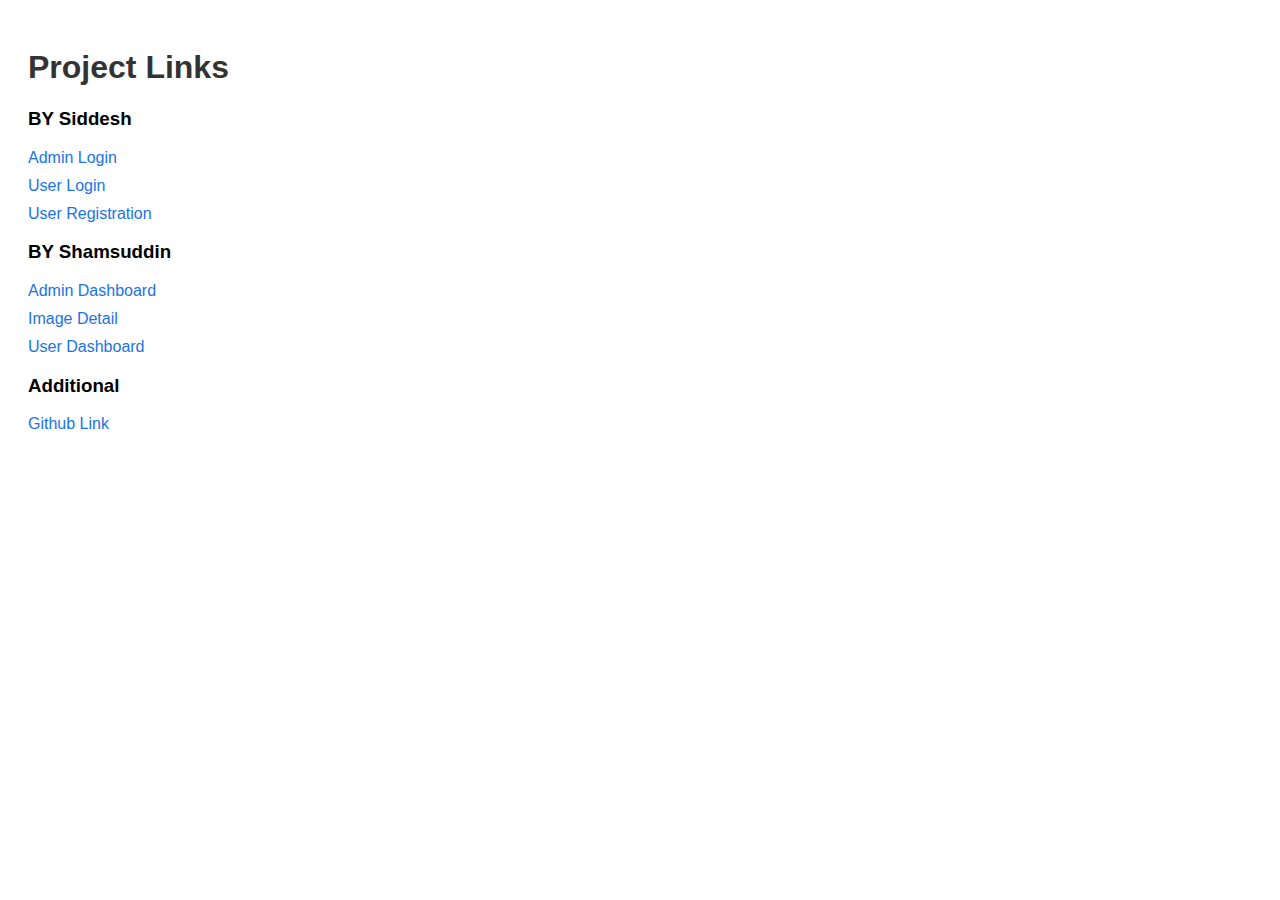
<file: index.html>
<!DOCTYPE html>
<html lang="en">
<head>
    <meta charset="UTF-8">
    <title>Project Index</title>
    <style>
        body {
            font-family: Arial, sans-serif;
            padding: 20px;
        }
        h1 {
            color: #333;
        }
        ul {
            list-style-type: none;
            padding-left: 0;
        }
        li {
            margin-bottom: 10px;
        }
        a {
            text-decoration: none;
            color: #1a73e8;
        }
        a:hover {
            text-decoration: underline;
        }
    </style>
</head>
<body>
    <h1>Project Links</h1>
    <ul>
        <h3>BY Siddesh</h3>
        <li><a href="admin_log.html">Admin Login</a></li>
        <li><a href="user_log.html">User Login</a></li>
        <li><a href="user_reg.html">User Registration</a></li>
        <h3>BY Shamsuddin </h3>
        <li><a href="adminDashboard.html">Admin Dashboard</a></li>
        <li><a href="img_detail.html">Image Detail</a></li>
        <li><a href="UserDash.html">User Dashboard</a></li>
        <h3>Additional </h3>
        <li><a href="https://github.com/Shamsuddin-Hamdule/Python_internship_project_2025">Github Link</a></li>
    </ul>
</body>
</html>
</file>
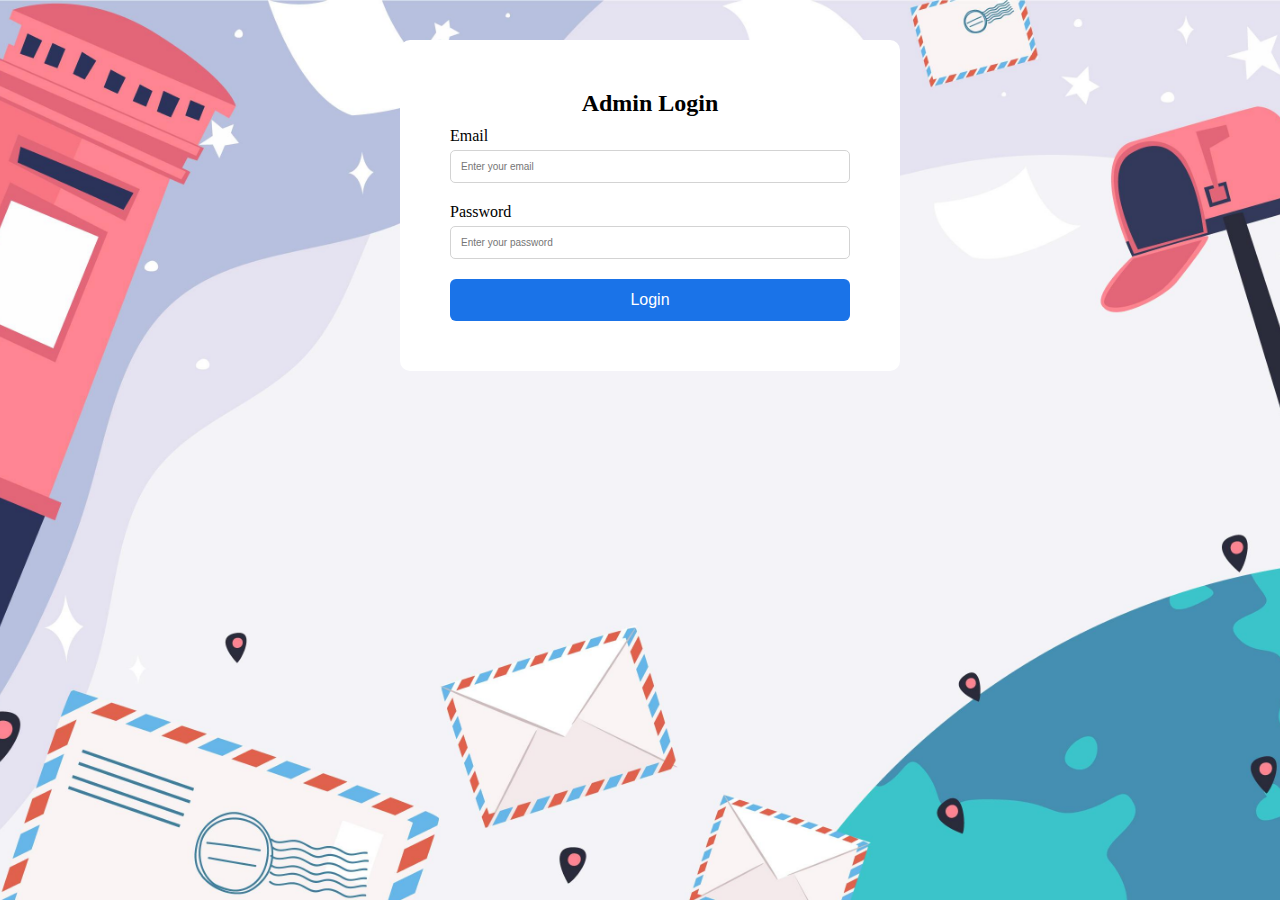
<file: admin_log.html>
<!DOCTYPE html>
<html lang="en">
<head>
    <meta charset="UTF-8">
    <meta name="viewport" content="width=device-width, initial-scale=1.0">
    <title>Admin Login | Online News Clippings System</title>
    <link rel="stylesheet" href="user_reg.css">
</head>
<body>

<div class="container">
    <!-- <div class="header">
        <h1>Online News Clippings System</h1>
    </div> -->

    <form action="/" method="post">
        <h2>Admin Login</h2>

        <div class="container-registration">
            <label for="email">Email</label>
            <input type="email" id="email" name="email" placeholder="Enter your email" required>
        </div>

        <div class="container-registration">
            <label for="password">Password</label>
            <input type="password" id="password" name="password" placeholder="Enter your password" required>
        </div>

        <button type="submit" class="loginbtn">Login</button>
    </form>
</div>

</body>
</html>
</file>
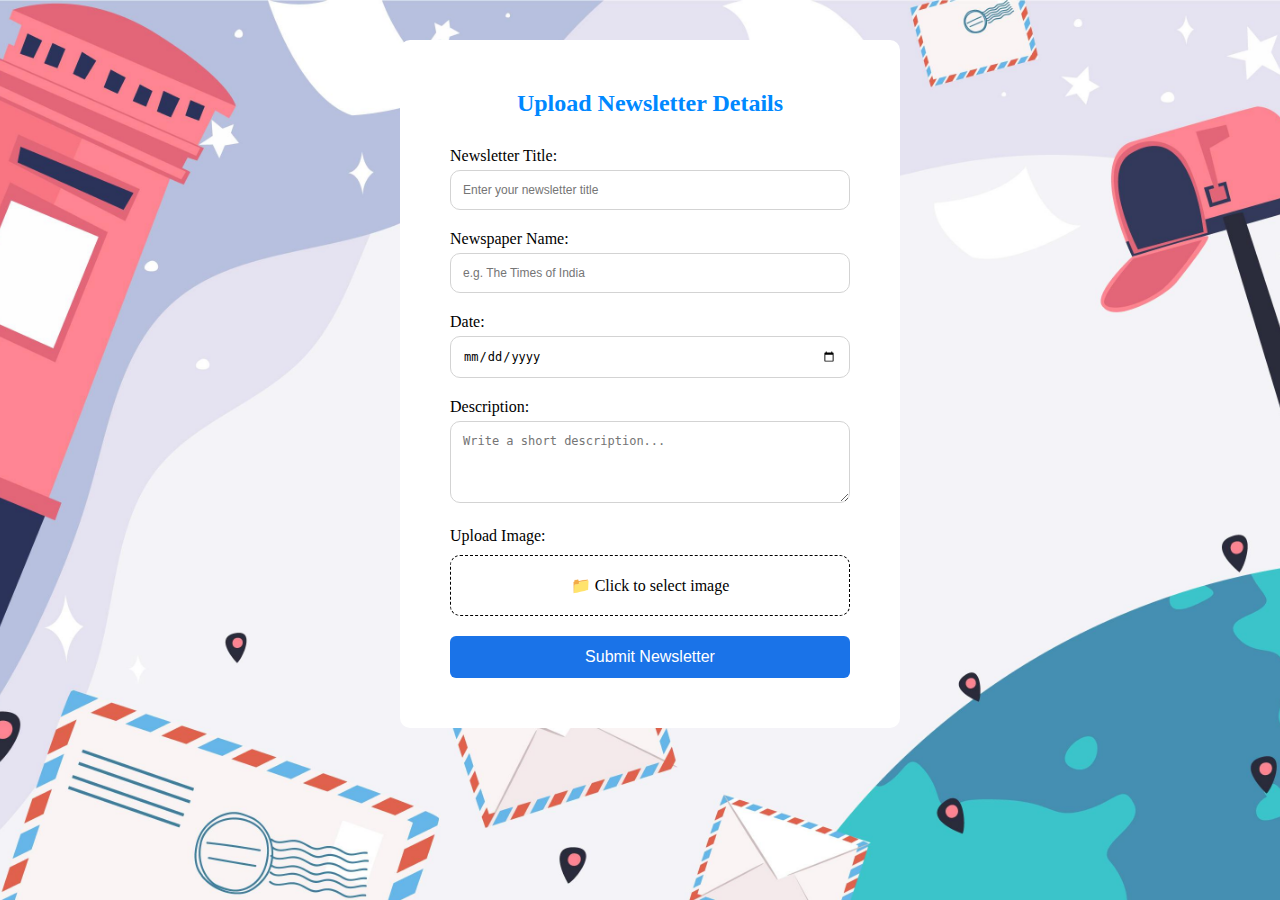
<file: img_detail.html>
<!DOCTYPE html>
<html lang="en">
<head>
    <meta charset="UTF-8">
    <meta name="viewport" content="width=device-width, initial-scale=1.0">
    <title>User Login | Online News Clippings System</title>
    <link rel="stylesheet" href="user_reg.css">

    <style>
        body{
            background-image: url(p4.jpg);
        }

        .container {
            background-color: white;
            padding: 50px;
            border-radius: 10px;
            max-width: 500px;
            width: 100%;
            box-shadow: whitesmoke;
            margin-left: 30%;
        }

        .container-newsletter{
            margin-bottom: 20px;
        }

        .container h2{
            color: rgb(0, 136, 255);
            padding-bottom: 20px;
        }

        .file-upload{
            border: 1px dashed black;
            border-radius: 10px;
            padding: 20px;
            text-align: center;
            cursor: pointer;
            /* background-color: rgb(106, 172, 203); */
            margin-top: 10px;
            color: black;
            transition: 0.3s;
        }

        .file-upload:hover {
            /* background-color: #2587b8; */
            color: black;
        }

        input[type="text"],
        input[type="date"],
        textarea {
            width: 100%;
            padding: 12px;
            border: 1px solid lightgray;
            border-radius: 10px;
            font-size: 12px;
        }

        input[type="file"] {
            display: none;
        }


    </style>

</head>
<body>

<div class="container">
    <!-- <div class="header">
        <h1>Online News Clippings System</h1>
    </div> -->

    <form action="/" method="post">
        <h2>Upload Newsletter Details</h2>

        <div class="container-newsletter">
            <label for="title">Newsletter Title:</label>
            <input type="text" id="News_name" name="News_name" placeholder="Enter your newsletter title" required>
        </div>

        <div class="container-newsletter">
            <label for="newspaper">Newspaper Name:</label>
          <input type="text" id="newspaper" name="newspaper" placeholder="e.g. The Times of India" required>
        </div>

        <div class="container-newsletter">
            <label for="date">Date:</label>
            <input type="date" id="date" name="date" required>
        </div>

        <div class="container-newsletter">
             <label for="description">Description:</label>
          <textarea id="description" name="description" rows="4" placeholder="Write a short description..." required></textarea>
        </div>

        <div class="container-newsletter">
            <label for="image">Upload Image:</label>
          <label class="file-upload">
            <input type="file" id="image" name="image" required>
            📁 Click to select image
          </label>
        </div>

        <button type="submit" class="loginbtn">Submit Newsletter</button>
    </form>
</div>

</body>
</html>
</file>
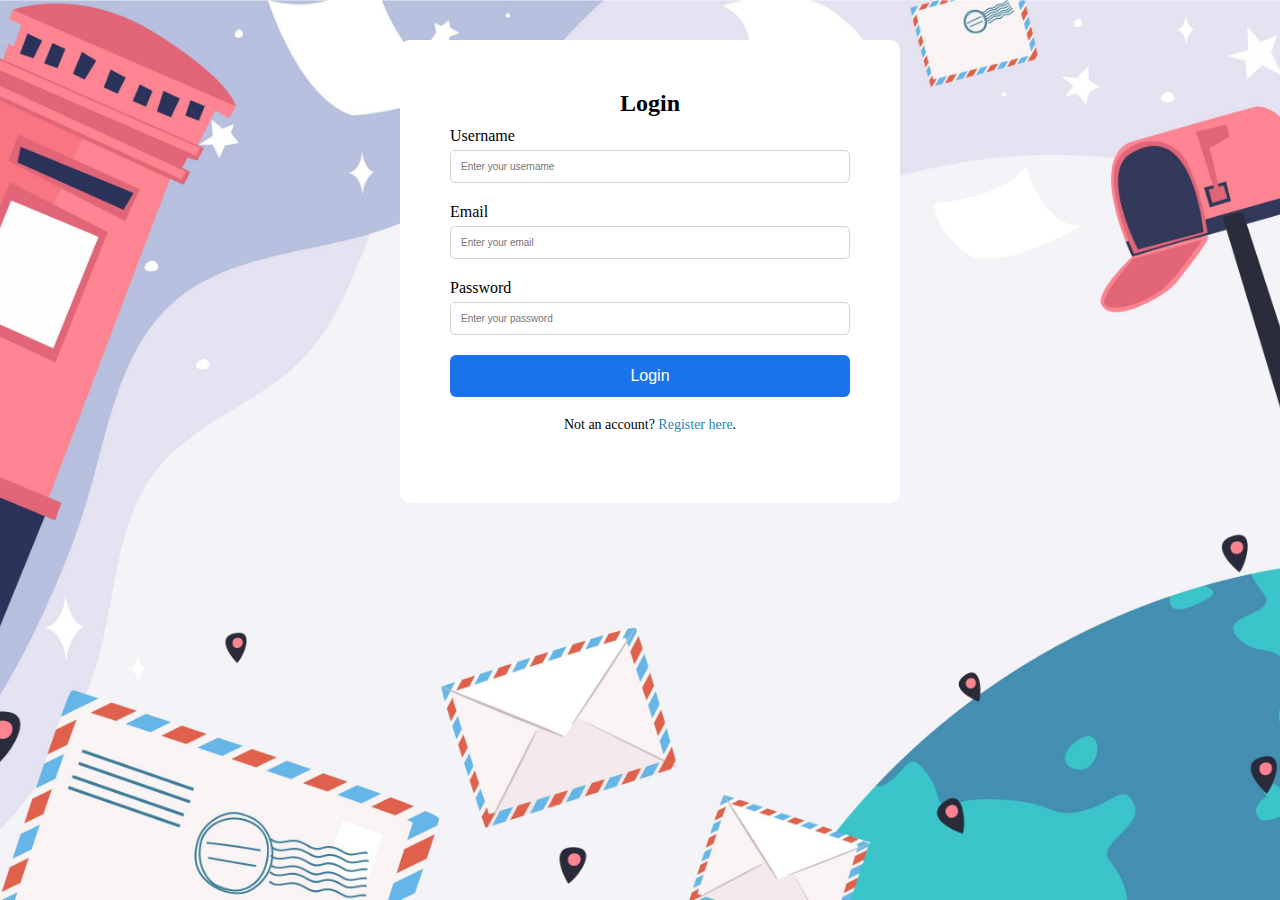
<file: user_log.html>
<!DOCTYPE html>
<html lang="en">
<head>
    <meta charset="UTF-8">
    <meta name="viewport" content="width=device-width, initial-scale=1.0">
    <title>User Login | Online News Clippings System</title>
    <link rel="stylesheet" href="user_reg.css">
</head>
<body>

<div class="container">
    <!-- <div class="header">
        <h1>Online News Clippings System</h1>
    </div> -->

    <form action="/" method="post">
        <h2>Login</h2>

        <div class="container-registration">
            <label for="uname">Username</label>
            <input type="text" id="uname" name="uname" placeholder="Enter your username" required>
        </div>

        <div class="container-registration">
            <label for="email">Email</label>
            <input type="email" id="email" name="email" placeholder="Enter your email" required>
        </div>

        <div class="container-registration">
            <label for="password">Password</label>
            <input type="password" id="password" name="password" placeholder="Enter your password" required>
        </div>

        <button type="submit" class="loginbtn">Login</button>

        <div class="container-signin">
            <p>Not an account? <a href="user_reg.html">Register here</a>.</p>
        </div>
    </form>
</div>

</body>
</html>
</file>
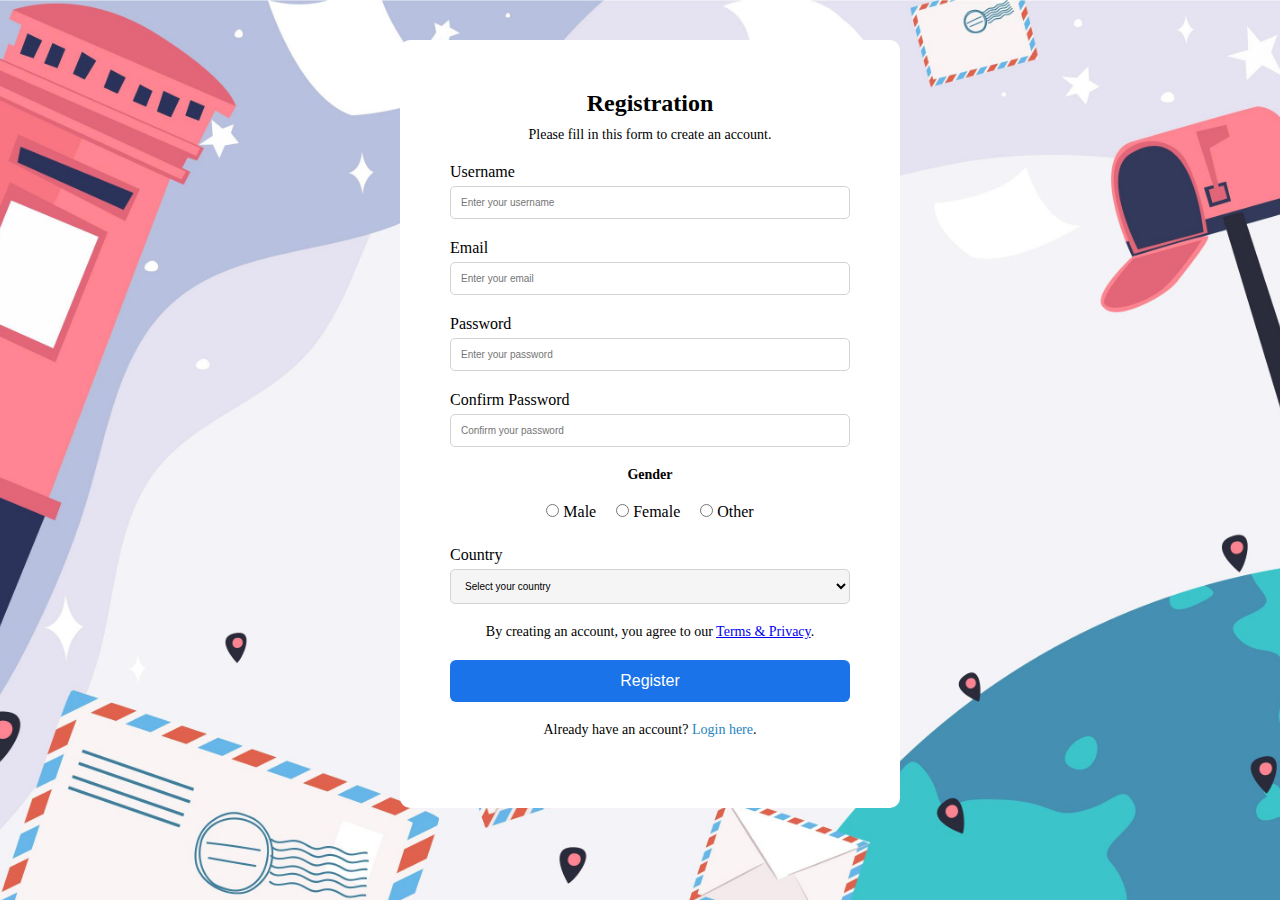
<file: user_reg.html>
<!DOCTYPE html>
<html lang="en">
<head>
    <meta charset="UTF-8">
    <meta name="viewport" content="width=device-width, initial-scale=1.0">
    <title>User Registration | Online News Clippings System</title>
    <link rel="stylesheet" href="user_reg.css">
</head>
<body>

<div class="container">
    <!-- <div class="header">
        <h1>Online News Clippings System</h1>
    </div> -->

    <form action="/" method="post">
        <h2>Registration</h2>
        <p>Please fill in this form to create an account.</p>

        <div class="container-registration">
            <label for="uname">Username</label>
            <input type="text" id="uname" name="uname" placeholder="Enter your username" required>
        </div>

        <div class="container-registration">
            <label for="email">Email</label>
            <input type="email" id="email" name="email" placeholder="Enter your email" required>
        </div>

        <div class="container-registration">
            <label for="password">Password</label>
            <input type="password" id="password" name="password" placeholder="Enter your password" required>
        </div>

        <div class="container-registration">
            <label for="conf_password">Confirm Password</label>
            <input type="password" id="conf_password" name="conf_password" placeholder="Confirm your password" required>
        </div>

        <div class="container-registration">
            <p><strong>Gender</strong></p>
            <div class="gender-selection">
                <label><input type="radio" name="gender" value="male" required> Male</label>
                <label><input type="radio" name="gender" value="female"> Female</label>
                <label><input type="radio" name="gender" value="other"> Other</label>
            </div>
        </div>

        <div class="container-registration">
            <label for="country">Country</label>
            <select name="country" id="country" required>
                <option value="" disabled selected>Select your country</option>
                <option value="India">India</option>
                <option value="USA">USA</option>
                <option value="Australia">Australia</option>
                <option value="New Zealand">New Zealand</option>
            </select>
        </div>

        <p>By creating an account, you agree to our <a href="#">Terms & Privacy</a>.</p>

        <button type="submit" class="registerbtn">Register</button>

        <div class="container-signin">
            <p>Already have an account? <a href="user_log.html">Login here</a>.</p>
        </div>
    </form>
</div>

</body>
</html>
</file>
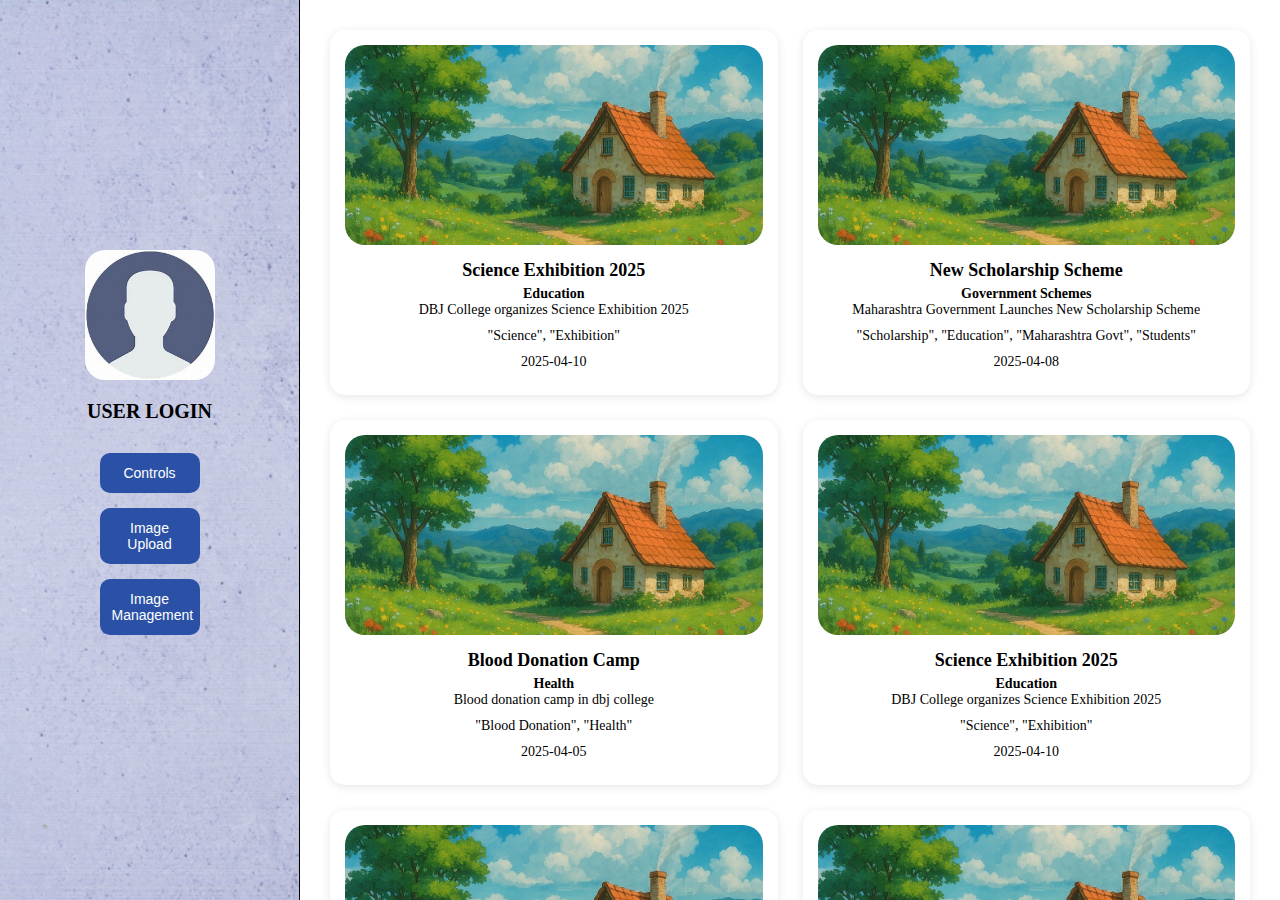
<file: UserDash.html>
<!DOCTYPE html>
<html lang="en">
<head>
    <meta charset="UTF-8">
    <meta name="viewport" content="width=device-width, initial-scale=1.0">
    <title>User Dashboard</title>
    <link rel="icon" href="favi.png">
    <style>
        * {
            margin: 0;
            padding: 0;
            box-sizing: border-box;
        }

        body {
            display: flex;
            height: 100vh;
        }

        .sidebar {
            background-image: url(p2.jpg);
            background-size: cover;
            width: 300px;
            justify-content: center;
            display: flex;
            flex-direction: column;
            align-items: center;
            padding: 30px 15px;
            border-right: 1px solid black;
        }

        .sidebar img {
            width: 130px;
            height: 130px;
            border-radius: 20px;
            object-fit: cover;
            margin-bottom: 20px;
        }

        .sidebar h2 {
            font-size: 20px;
            font-weight: 700;
            margin-bottom: 30px;
        }

        .sidebar button {
            width: 100px;
            padding: 12px;
            margin-bottom: 15px;
            font-size: 14px;
            border: none;
            border-radius: 10px;
            background: rgb(42, 81, 166);
            color: white;
            cursor: pointer;
            transition: all 0.3s ease;
        }

        .main {
            flex: 1;
            padding: 30px;
            display: grid;
            grid-template-columns: repeat(auto-fill, minmax(300px, 1fr));
            gap: 25px;
            overflow-y: auto;
        }

        .card {
            background: white;
            border-radius: 15px;
            padding: 15px;
            box-shadow: 0 2px 10px rgba(0,0,0,0.1);
        }

        .card img {
            width: 100%;
            height: 200px;
            object-fit: cover;
            border-radius: 20px;
            display: block;
            margin: 0 auto 15px;
        }

        .card h3 {
            font-size: 18px;
            margin-bottom: 5px;
            text-align: center;
        }

        .card p {
            font-size: 14px;
            text-align: center;
            margin-bottom: 10px;
        }

        .card small {
            display: block;
            text-align: center;
            color: orange;
            font-style: italic;
            margin-top: 8px;
        }
    </style>
</head>
<body>
    <div class="sidebar">
        <img src="user.jpeg" alt="User Logo">
        <h2>USER LOGIN</h2>
        <button>Controls</button>
        <button>Image Upload</button>
        <button>Image Management</button>
    </div>

    <div class="main">
        <div class="card">
            <img src="img.png" alt="News Image">
            <h3>Science Exhibition 2025</h3>
            <p><strong>Education</strong><br>DBJ College organizes Science Exhibition 2025</p>
            <p>"Science", "Exhibition"</p>
            <p>2025-04-10</p>
        </div>

        <div class="card">
            <img src="img.png" alt="News Image">
            <h3>New Scholarship Scheme</h3>
            <p><strong>Government Schemes</strong><br>Maharashtra Government Launches New Scholarship Scheme</p>
            <p>"Scholarship", "Education", "Maharashtra Govt", "Students"</p>
            <p>2025-04-08</p>
        </div>

        <div class="card">
            <img src="img.png" alt="News Image">
            <h3>Blood Donation Camp</h3>
            <p><strong>Health</strong><br>Blood donation camp in dbj college</p>
            <p>"Blood Donation", "Health"</p>
            <p>2025-04-05</p>
        </div>

        <div class="card">
            <img src="img.png" alt="News Image">
            <h3>Science Exhibition 2025</h3>
            <p><strong>Education</strong><br>DBJ College organizes Science Exhibition 2025</p>
            <p>"Science", "Exhibition"</p>
            <p>2025-04-10</p>
        </div>

        <div class="card">
            <img src="img.png" alt="News Image">
            <h3>New Scholarship Scheme</h3>
            <p><strong>Government Schemes</strong><br>Maharashtra Government Launches New Scholarship Scheme</p>
            <p>"Scholarship", "Education", "Maharashtra Govt", "Students"</p>
            <p>2025-04-08</p>
        </div>

        <div class="card">
            <img src="img.png" alt="News Image">
            <h3>Blood Donation Camp</h3>
            <p><strong>Health</strong><br>Blood donation camp in dbj college</p>
            <p>"Blood Donation", "Health"</p>
            <p>2025-04-05</p>
        </div>
    </div>
</body>
</html>
</file>
<file: user_reg.css>
* {
  margin: 0;
  padding: 0;
  box-sizing: border-box;
}

body {
  background-color: whitesmoke;
  color: black;
  justify-content: center;
  padding: 40px;
  background-image: url(bg3.jpg);
  background-size: cover;
  background-position: center;
  min-height: 100vh;
}

.container {
  background-color: white;
  padding: 50px;
  border-radius: 10px;
  max-width: 500px;
  width: 100%;
  box-shadow: whitesmoke;
  margin-left: 30%;
}

/* .header h1 {
  text-align: center;
  margin-bottom: 20px;
  color: #1a73e8;
} */

form h2 {
  margin-bottom: 10px;
  text-align: center;
  color: black;
}

form p {
  margin-bottom: 20px;
  text-align: center;
  font-size: 14px;
}

.container-registration {
  margin-bottom: 20px;
}

label {
  display: block;
  font-weight: 500;
  margin-bottom: 5px;
}

input[type="text"],
input[type="email"],
input[type="password"],
select {
  width: 100%;
  padding: 10px;
  border: 1px solid lightgray;
  border-radius: 5px;
  font-size: 10px;
  transition: border-color 0.3s ease;
}

.gender-selection {
  display: flex;
  gap: 20px;
  justify-content: center;
}

select {
  background-color: whitesmoke;
}

.registerbtn {
  width: 100%;
  padding: 12px;
  background-color: #1a73e8;
  color: white;
  border: none;
  border-radius: 6px;
  font-size: 16px;
  cursor: pointer;
  transition: background-color 0.3s ease;
}
.loginbtn {
  width: 100%;
  padding: 12px;
  background-color: #1a73e8;
  color: white;
  border: none;
  border-radius: 6px;
  font-size: 16px;
  cursor: pointer;
  transition: background-color 0.3s ease;
}

.registerbtn:hover {
  background-color: rgb(38, 133, 192);
}
.loginbtn:hover {
  background-color: rgb(38, 133, 192);
}

.container-signin {
  margin-top: 20px;
  text-align: center;
}

.container-signin a {
  color: rgb(38, 133, 192);
  text-decoration: none;
}

.container-signin a:hover {
  text-decoration: underline;
}


/* responsive */
@media (max-width: 768px) {
  body {
    padding: 20px;
  }

  .container {
    padding: 30px 20px;
    margin: 0 10px;
  }

  .gender-selection {
    flex-direction: column;
    align-items: flex-start;
  }

  form p {
    font-size: 13px;
  }

  input[type="text"],
  input[type="email"],
  input[type="password"],
  select {
    font-size: 13px;
  }

  .registerbtn,
  .loginbtn {
    font-size: 14px;
    padding: 10px;
  }
}
</file>
